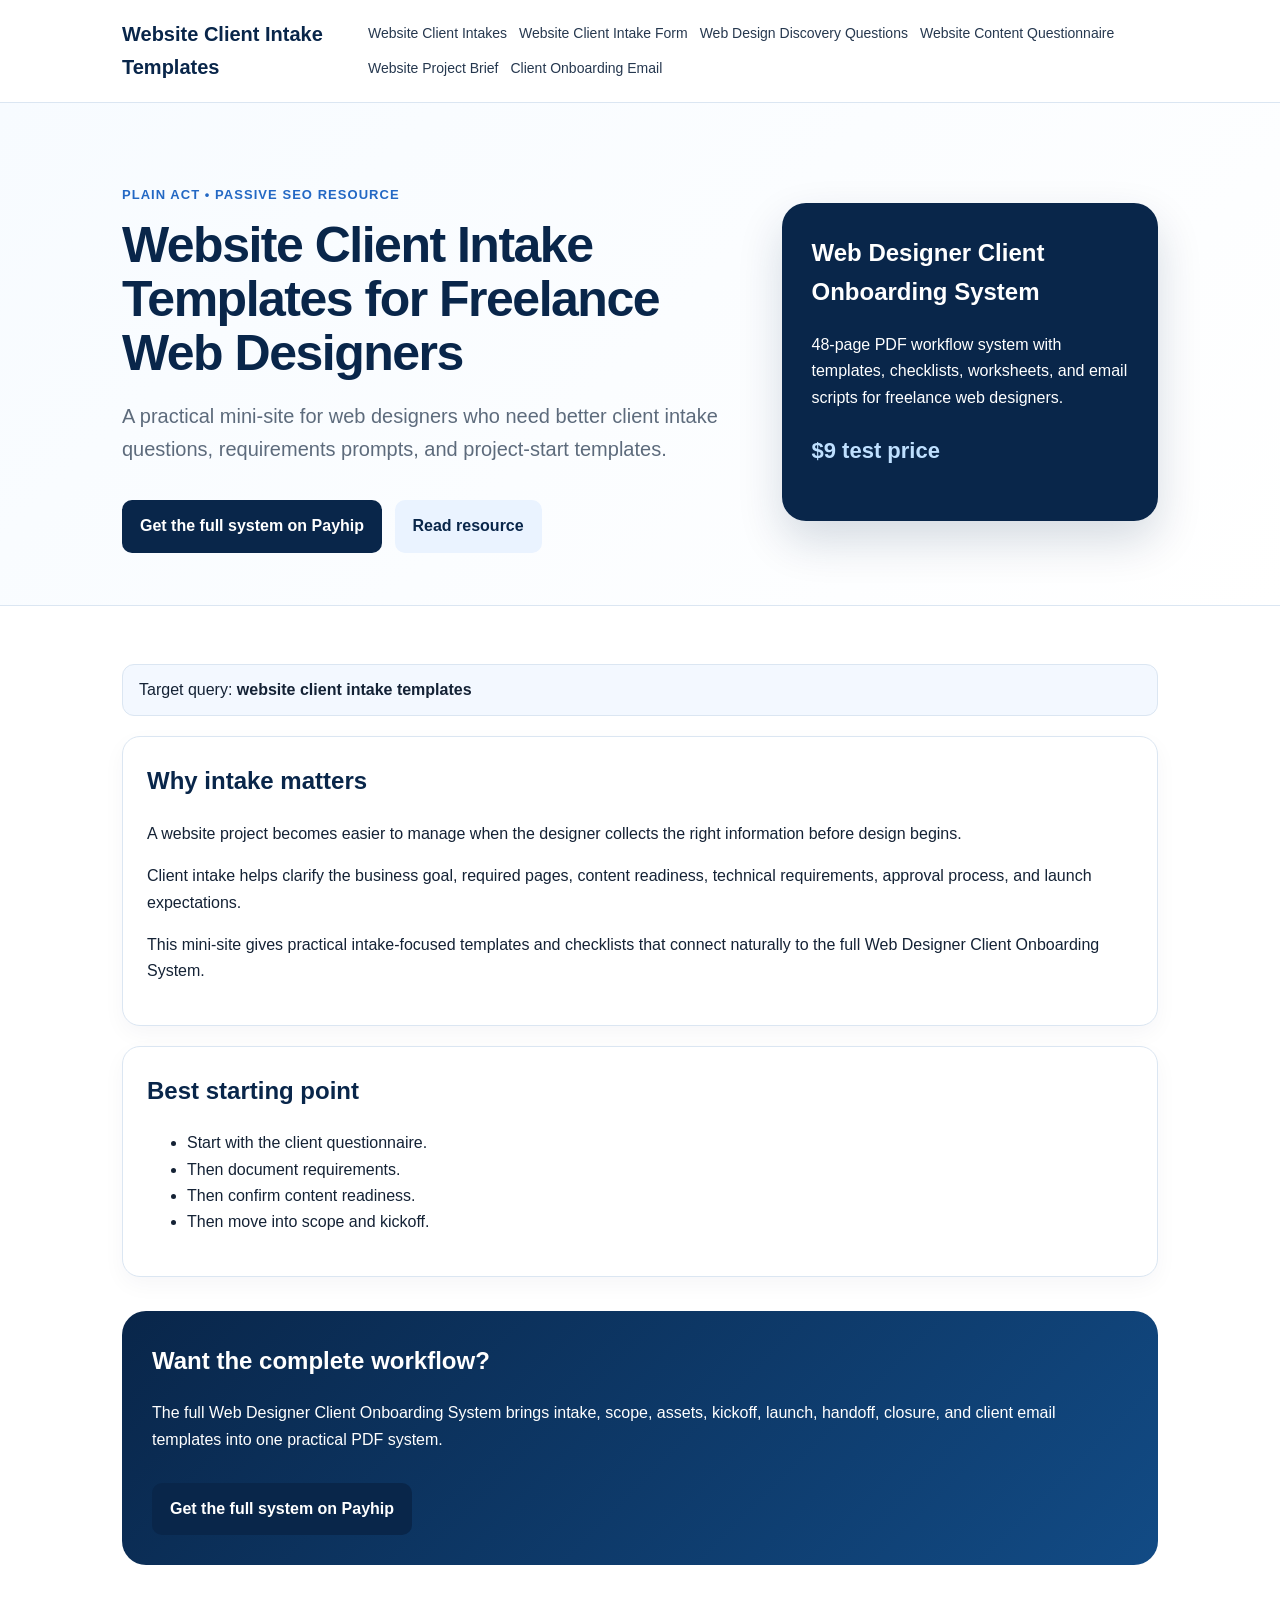
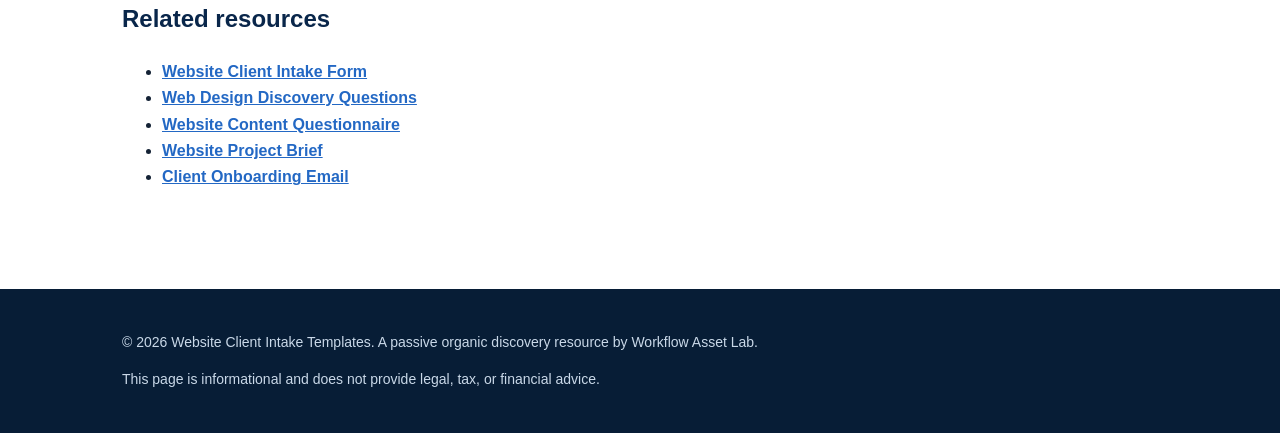
<file: index.html>
<!doctype html>
<html lang="en">
<head>
<meta charset="utf-8">
<meta name="viewport" content="width=device-width, initial-scale=1">
<title>Website Client Intake Templates | Website Client Intake Templates</title>
<meta name="description" content="A practical mini-site for web designers who need better client intake questions, requirements prompts, and project-start templates.">
<link rel="canonical" href="https://plainact-crypto.github.io/website-client-intake-templates/index.html">
<link rel="stylesheet" href="style.css">
</head>
<body>
<header class="site-header"><div class="container nav-wrap"><a class="brand" href="index.html">Website Client Intake Templates</a><nav><a href="index.html">Website Client Intakes</a>
<a href="website-client-intake-form-template.html">Website Client Intake Form</a>
<a href="web-design-discovery-questions.html">Web Design Discovery Questions</a>
<a href="website-content-questionnaire.html">Website Content Questionnaire</a>
<a href="website-project-brief-template.html">Website Project Brief</a>
<a href="client-onboarding-email-template.html">Client Onboarding Email</a></nav></div></header>
<main>
<section class="hero"><div class="container hero-grid"><div>
<p class="eyebrow">Plain Act • Passive SEO Resource</p>
<h1>Website Client Intake Templates for Freelance Web Designers</h1>
<p class="subtitle">A practical mini-site for web designers who need better client intake questions, requirements prompts, and project-start templates.</p>
<a class="button" href="https://payhip.com/b/6khrE?utm_source=seo&utm_medium=organic&utm_campaign=intake_templates_site&utm_content=intake_templates_home" rel="nofollow">Get the full system on Payhip</a>
<a class="button secondary" href="#content">Read resource</a>
</div><div class="product-card"><h2>Web Designer Client Onboarding System</h2><p>48-page PDF workflow system with templates, checklists, worksheets, and email scripts for freelance web designers.</p><p class="price">$9 test price</p></div></div></section>
<section id="content" class="container content">
<p class="intent">Target query: <strong>website client intake templates</strong></p>
<section class='card'><h2>Why intake matters</h2><p>A website project becomes easier to manage when the designer collects the right information before design begins.</p><p>Client intake helps clarify the business goal, required pages, content readiness, technical requirements, approval process, and launch expectations.</p><p>This mini-site gives practical intake-focused templates and checklists that connect naturally to the full Web Designer Client Onboarding System.</p></section><section class='card'><h2>Best starting point</h2><ul><li>Start with the client questionnaire.</li><li>Then document requirements.</li><li>Then confirm content readiness.</li><li>Then move into scope and kickoff.</li></ul></section>
<section class="cta"><h2>Want the complete workflow?</h2><p>The full Web Designer Client Onboarding System brings intake, scope, assets, kickoff, launch, handoff, closure, and client email templates into one practical PDF system.</p><a class="button" href="https://payhip.com/b/6khrE?utm_source=seo&utm_medium=organic&utm_campaign=intake_templates_site&utm_content=intake_templates_home" rel="nofollow">Get the full system on Payhip</a></section>
<section class="related"><h2>Related resources</h2><ul><li><a href='website-client-intake-form-template.html'>Website Client Intake Form</a></li><li><a href='web-design-discovery-questions.html'>Web Design Discovery Questions</a></li><li><a href='website-content-questionnaire.html'>Website Content Questionnaire</a></li><li><a href='website-project-brief-template.html'>Website Project Brief</a></li><li><a href='client-onboarding-email-template.html'>Client Onboarding Email</a></li></ul></section>
</section>
</main>
<footer class="site-footer"><div class="container"><p>© 2026 Website Client Intake Templates. A passive organic discovery resource by Workflow Asset Lab.</p><p>This page is informational and does not provide legal, tax, or financial advice.</p></div></footer>
</body></html>
</file>
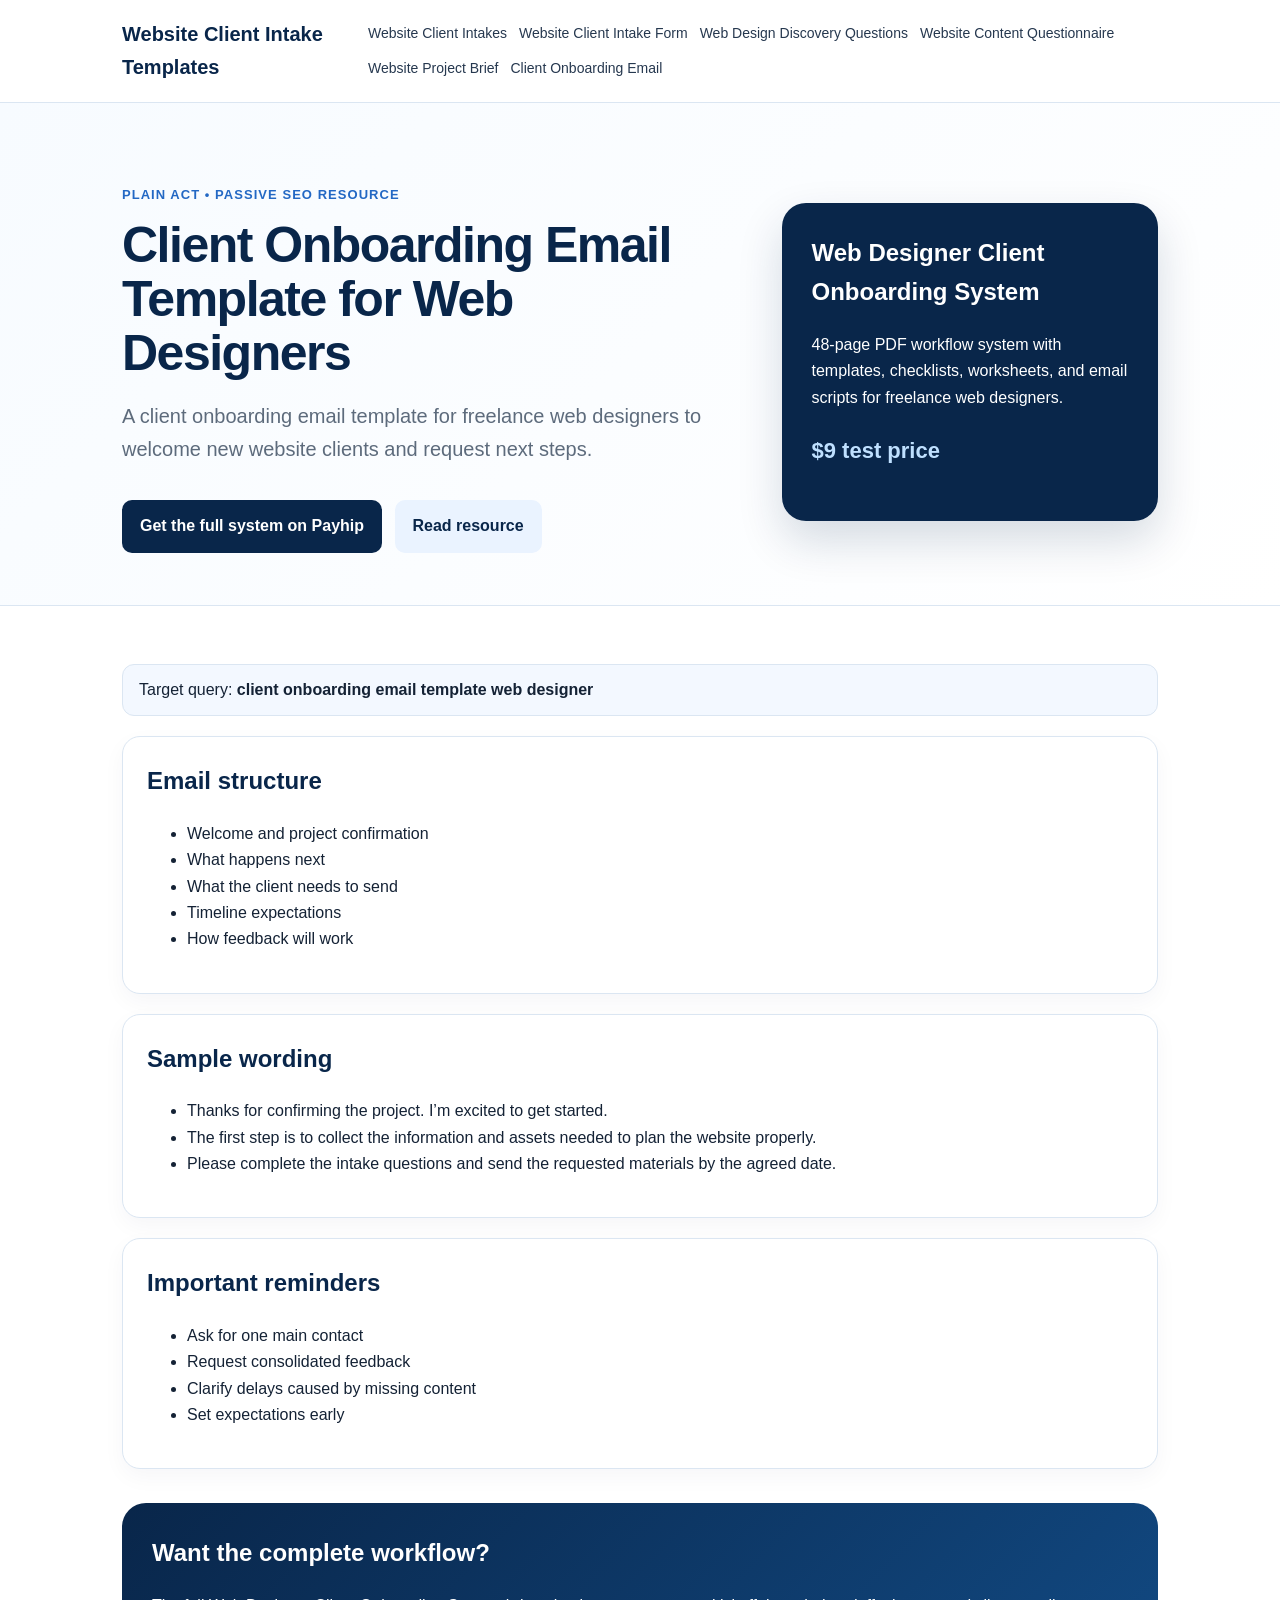
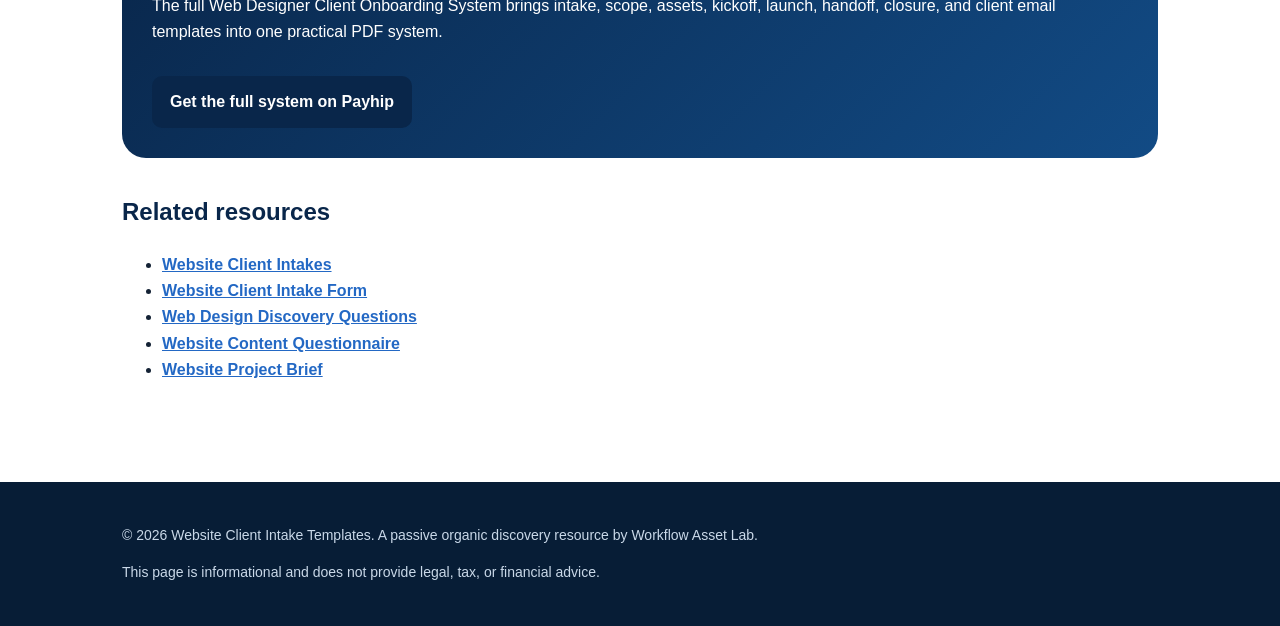
<file: client-onboarding-email-template.html>
<!doctype html>
<html lang="en">
<head>
<meta charset="utf-8">
<meta name="viewport" content="width=device-width, initial-scale=1">
<title>Client Onboarding Email Template | Website Client Intake Templates</title>
<meta name="description" content="A client onboarding email template for freelance web designers to welcome new website clients and request next steps.">
<link rel="canonical" href="https://plainact-crypto.github.io/website-client-intake-templates/client-onboarding-email-template.html">
<link rel="stylesheet" href="style.css">
</head>
<body>
<header class="site-header"><div class="container nav-wrap"><a class="brand" href="index.html">Website Client Intake Templates</a><nav><a href="index.html">Website Client Intakes</a>
<a href="website-client-intake-form-template.html">Website Client Intake Form</a>
<a href="web-design-discovery-questions.html">Web Design Discovery Questions</a>
<a href="website-content-questionnaire.html">Website Content Questionnaire</a>
<a href="website-project-brief-template.html">Website Project Brief</a>
<a href="client-onboarding-email-template.html">Client Onboarding Email</a></nav></div></header>
<main>
<section class="hero"><div class="container hero-grid"><div>
<p class="eyebrow">Plain Act • Passive SEO Resource</p>
<h1>Client Onboarding Email Template for Web Designers</h1>
<p class="subtitle">A client onboarding email template for freelance web designers to welcome new website clients and request next steps.</p>
<a class="button" href="https://payhip.com/b/6khrE?utm_source=seo&utm_medium=organic&utm_campaign=intake_templates_site&utm_content=onboarding_email_template" rel="nofollow">Get the full system on Payhip</a>
<a class="button secondary" href="#content">Read resource</a>
</div><div class="product-card"><h2>Web Designer Client Onboarding System</h2><p>48-page PDF workflow system with templates, checklists, worksheets, and email scripts for freelance web designers.</p><p class="price">$9 test price</p></div></div></section>
<section id="content" class="container content">
<p class="intent">Target query: <strong>client onboarding email template web designer</strong></p>
<section class='card'><h2>Email structure</h2><ul><li>Welcome and project confirmation</li><li>What happens next</li><li>What the client needs to send</li><li>Timeline expectations</li><li>How feedback will work</li></ul></section><section class='card'><h2>Sample wording</h2><ul><li>Thanks for confirming the project. I’m excited to get started.</li><li>The first step is to collect the information and assets needed to plan the website properly.</li><li>Please complete the intake questions and send the requested materials by the agreed date.</li></ul></section><section class='card'><h2>Important reminders</h2><ul><li>Ask for one main contact</li><li>Request consolidated feedback</li><li>Clarify delays caused by missing content</li><li>Set expectations early</li></ul></section>
<section class="cta"><h2>Want the complete workflow?</h2><p>The full Web Designer Client Onboarding System brings intake, scope, assets, kickoff, launch, handoff, closure, and client email templates into one practical PDF system.</p><a class="button" href="https://payhip.com/b/6khrE?utm_source=seo&utm_medium=organic&utm_campaign=intake_templates_site&utm_content=onboarding_email_template" rel="nofollow">Get the full system on Payhip</a></section>
<section class="related"><h2>Related resources</h2><ul><li><a href='index.html'>Website Client Intakes</a></li><li><a href='website-client-intake-form-template.html'>Website Client Intake Form</a></li><li><a href='web-design-discovery-questions.html'>Web Design Discovery Questions</a></li><li><a href='website-content-questionnaire.html'>Website Content Questionnaire</a></li><li><a href='website-project-brief-template.html'>Website Project Brief</a></li></ul></section>
</section>
</main>
<footer class="site-footer"><div class="container"><p>© 2026 Website Client Intake Templates. A passive organic discovery resource by Workflow Asset Lab.</p><p>This page is informational and does not provide legal, tax, or financial advice.</p></div></footer>
</body></html>
</file>
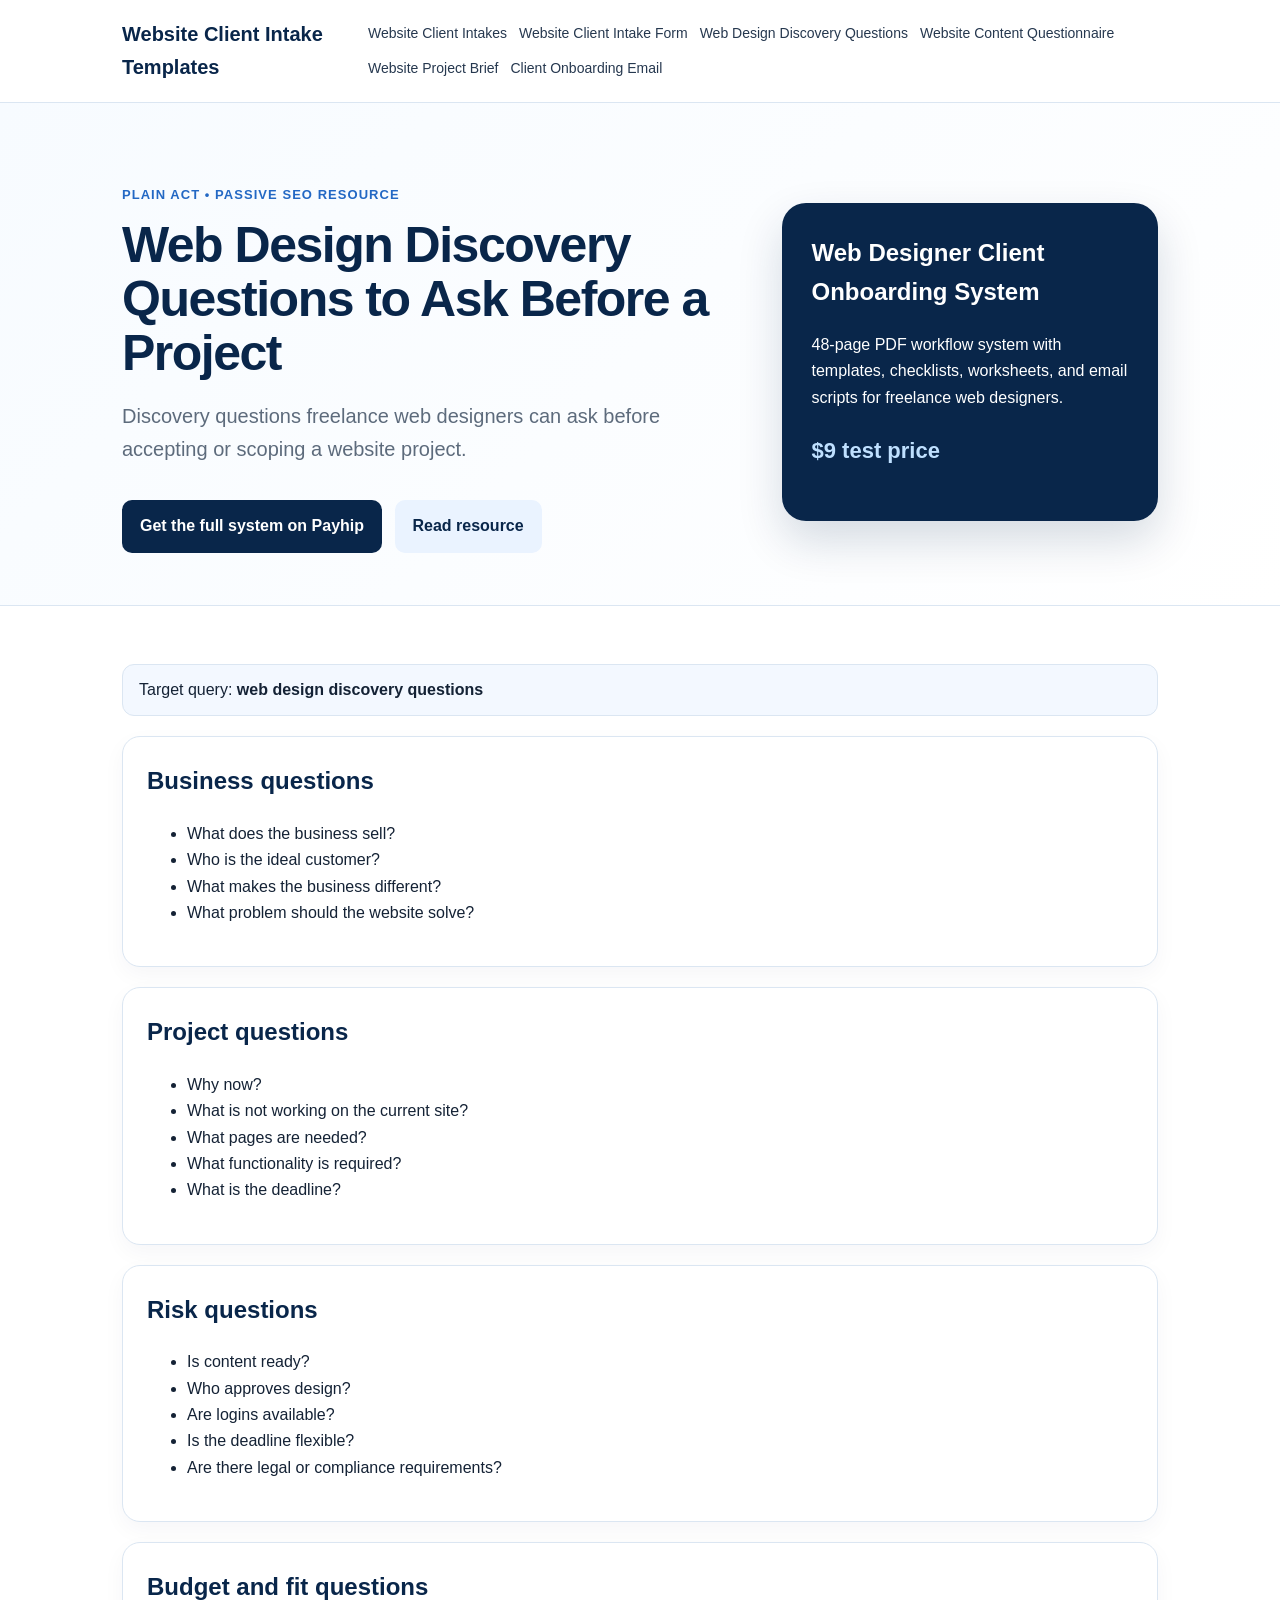
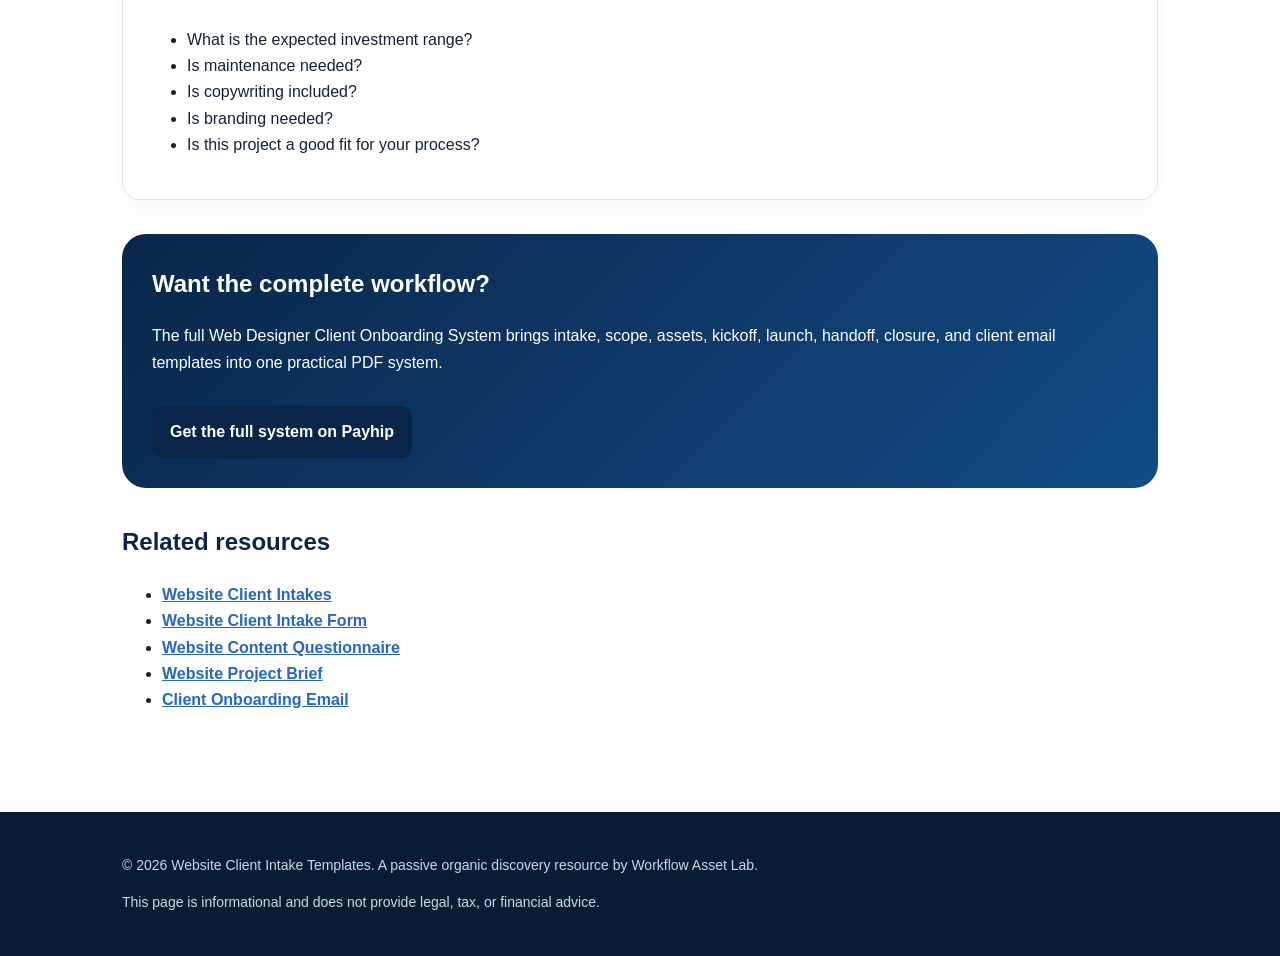
<file: web-design-discovery-questions.html>
<!doctype html>
<html lang="en">
<head>
<meta charset="utf-8">
<meta name="viewport" content="width=device-width, initial-scale=1">
<title>Web Design Discovery Questions | Website Client Intake Templates</title>
<meta name="description" content="Discovery questions freelance web designers can ask before accepting or scoping a website project.">
<link rel="canonical" href="https://plainact-crypto.github.io/website-client-intake-templates/web-design-discovery-questions.html">
<link rel="stylesheet" href="style.css">
</head>
<body>
<header class="site-header"><div class="container nav-wrap"><a class="brand" href="index.html">Website Client Intake Templates</a><nav><a href="index.html">Website Client Intakes</a>
<a href="website-client-intake-form-template.html">Website Client Intake Form</a>
<a href="web-design-discovery-questions.html">Web Design Discovery Questions</a>
<a href="website-content-questionnaire.html">Website Content Questionnaire</a>
<a href="website-project-brief-template.html">Website Project Brief</a>
<a href="client-onboarding-email-template.html">Client Onboarding Email</a></nav></div></header>
<main>
<section class="hero"><div class="container hero-grid"><div>
<p class="eyebrow">Plain Act • Passive SEO Resource</p>
<h1>Web Design Discovery Questions to Ask Before a Project</h1>
<p class="subtitle">Discovery questions freelance web designers can ask before accepting or scoping a website project.</p>
<a class="button" href="https://payhip.com/b/6khrE?utm_source=seo&utm_medium=organic&utm_campaign=intake_templates_site&utm_content=discovery_questions" rel="nofollow">Get the full system on Payhip</a>
<a class="button secondary" href="#content">Read resource</a>
</div><div class="product-card"><h2>Web Designer Client Onboarding System</h2><p>48-page PDF workflow system with templates, checklists, worksheets, and email scripts for freelance web designers.</p><p class="price">$9 test price</p></div></div></section>
<section id="content" class="container content">
<p class="intent">Target query: <strong>web design discovery questions</strong></p>
<section class='card'><h2>Business questions</h2><ul><li>What does the business sell?</li><li>Who is the ideal customer?</li><li>What makes the business different?</li><li>What problem should the website solve?</li></ul></section><section class='card'><h2>Project questions</h2><ul><li>Why now?</li><li>What is not working on the current site?</li><li>What pages are needed?</li><li>What functionality is required?</li><li>What is the deadline?</li></ul></section><section class='card'><h2>Risk questions</h2><ul><li>Is content ready?</li><li>Who approves design?</li><li>Are logins available?</li><li>Is the deadline flexible?</li><li>Are there legal or compliance requirements?</li></ul></section><section class='card'><h2>Budget and fit questions</h2><ul><li>What is the expected investment range?</li><li>Is maintenance needed?</li><li>Is copywriting included?</li><li>Is branding needed?</li><li>Is this project a good fit for your process?</li></ul></section>
<section class="cta"><h2>Want the complete workflow?</h2><p>The full Web Designer Client Onboarding System brings intake, scope, assets, kickoff, launch, handoff, closure, and client email templates into one practical PDF system.</p><a class="button" href="https://payhip.com/b/6khrE?utm_source=seo&utm_medium=organic&utm_campaign=intake_templates_site&utm_content=discovery_questions" rel="nofollow">Get the full system on Payhip</a></section>
<section class="related"><h2>Related resources</h2><ul><li><a href='index.html'>Website Client Intakes</a></li><li><a href='website-client-intake-form-template.html'>Website Client Intake Form</a></li><li><a href='website-content-questionnaire.html'>Website Content Questionnaire</a></li><li><a href='website-project-brief-template.html'>Website Project Brief</a></li><li><a href='client-onboarding-email-template.html'>Client Onboarding Email</a></li></ul></section>
</section>
</main>
<footer class="site-footer"><div class="container"><p>© 2026 Website Client Intake Templates. A passive organic discovery resource by Workflow Asset Lab.</p><p>This page is informational and does not provide legal, tax, or financial advice.</p></div></footer>
</body></html>
</file>
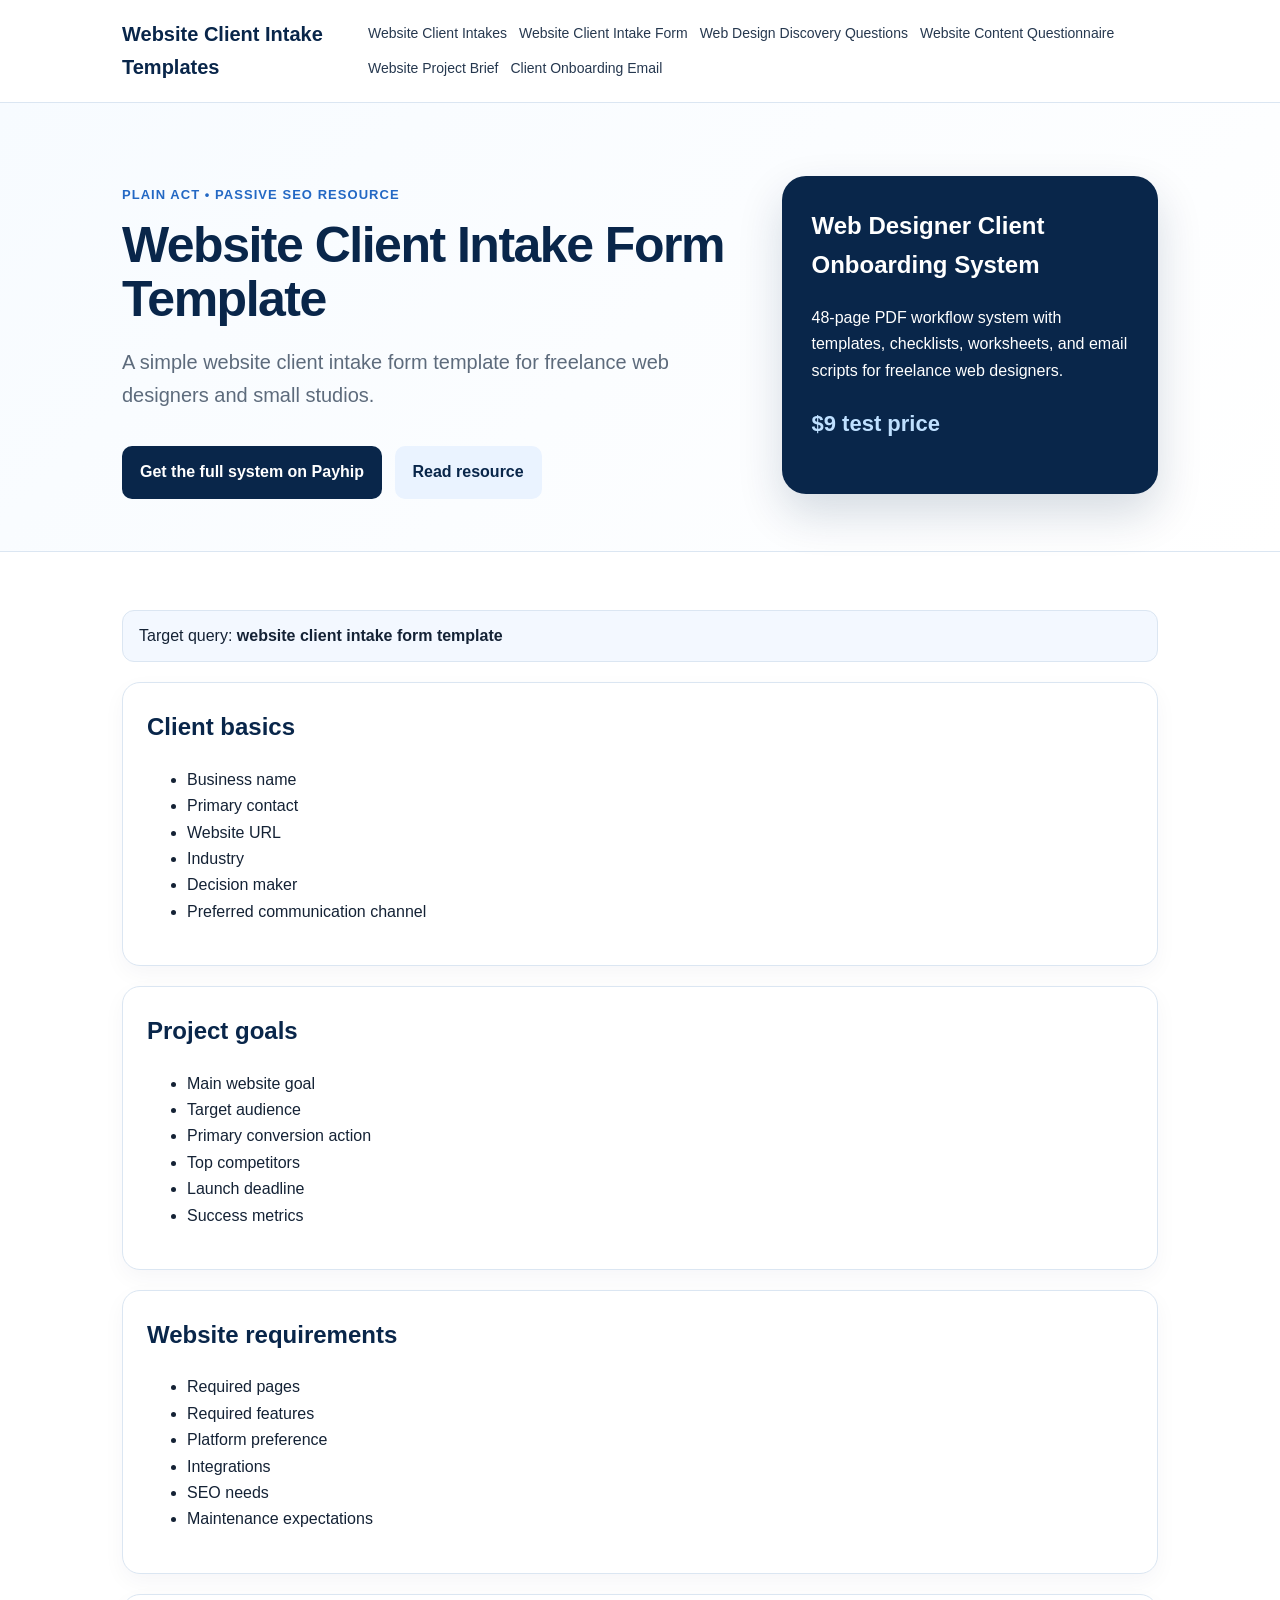
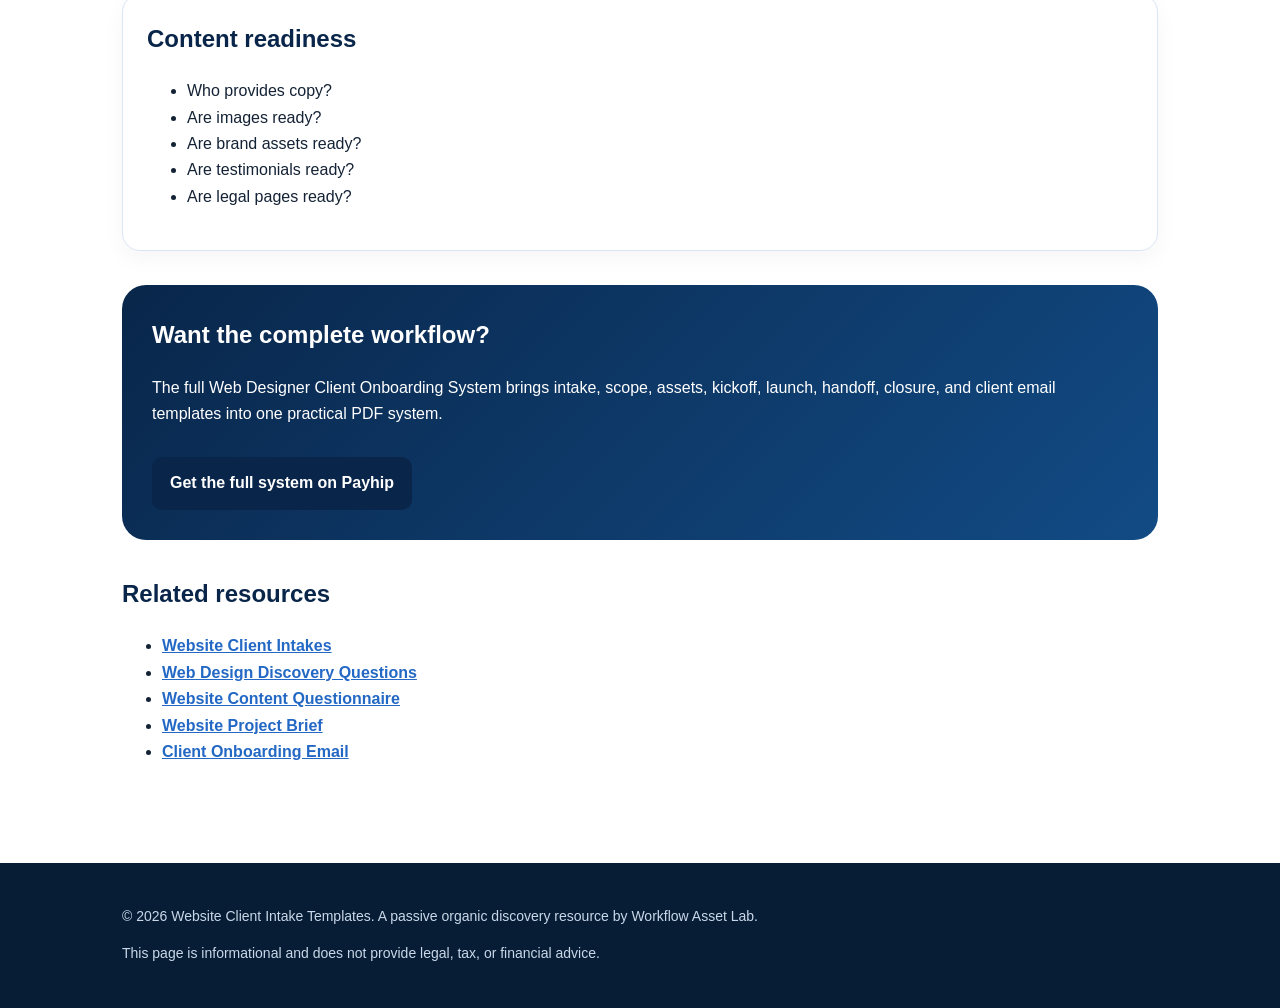
<file: website-client-intake-form-template.html>
<!doctype html>
<html lang="en">
<head>
<meta charset="utf-8">
<meta name="viewport" content="width=device-width, initial-scale=1">
<title>Website Client Intake Form Template | Website Client Intake Templates</title>
<meta name="description" content="A simple website client intake form template for freelance web designers and small studios.">
<link rel="canonical" href="https://plainact-crypto.github.io/website-client-intake-templates/website-client-intake-form-template.html">
<link rel="stylesheet" href="style.css">
</head>
<body>
<header class="site-header"><div class="container nav-wrap"><a class="brand" href="index.html">Website Client Intake Templates</a><nav><a href="index.html">Website Client Intakes</a>
<a href="website-client-intake-form-template.html">Website Client Intake Form</a>
<a href="web-design-discovery-questions.html">Web Design Discovery Questions</a>
<a href="website-content-questionnaire.html">Website Content Questionnaire</a>
<a href="website-project-brief-template.html">Website Project Brief</a>
<a href="client-onboarding-email-template.html">Client Onboarding Email</a></nav></div></header>
<main>
<section class="hero"><div class="container hero-grid"><div>
<p class="eyebrow">Plain Act • Passive SEO Resource</p>
<h1>Website Client Intake Form Template</h1>
<p class="subtitle">A simple website client intake form template for freelance web designers and small studios.</p>
<a class="button" href="https://payhip.com/b/6khrE?utm_source=seo&utm_medium=organic&utm_campaign=intake_templates_site&utm_content=intake_form_template" rel="nofollow">Get the full system on Payhip</a>
<a class="button secondary" href="#content">Read resource</a>
</div><div class="product-card"><h2>Web Designer Client Onboarding System</h2><p>48-page PDF workflow system with templates, checklists, worksheets, and email scripts for freelance web designers.</p><p class="price">$9 test price</p></div></div></section>
<section id="content" class="container content">
<p class="intent">Target query: <strong>website client intake form template</strong></p>
<section class='card'><h2>Client basics</h2><ul><li>Business name</li><li>Primary contact</li><li>Website URL</li><li>Industry</li><li>Decision maker</li><li>Preferred communication channel</li></ul></section><section class='card'><h2>Project goals</h2><ul><li>Main website goal</li><li>Target audience</li><li>Primary conversion action</li><li>Top competitors</li><li>Launch deadline</li><li>Success metrics</li></ul></section><section class='card'><h2>Website requirements</h2><ul><li>Required pages</li><li>Required features</li><li>Platform preference</li><li>Integrations</li><li>SEO needs</li><li>Maintenance expectations</li></ul></section><section class='card'><h2>Content readiness</h2><ul><li>Who provides copy?</li><li>Are images ready?</li><li>Are brand assets ready?</li><li>Are testimonials ready?</li><li>Are legal pages ready?</li></ul></section>
<section class="cta"><h2>Want the complete workflow?</h2><p>The full Web Designer Client Onboarding System brings intake, scope, assets, kickoff, launch, handoff, closure, and client email templates into one practical PDF system.</p><a class="button" href="https://payhip.com/b/6khrE?utm_source=seo&utm_medium=organic&utm_campaign=intake_templates_site&utm_content=intake_form_template" rel="nofollow">Get the full system on Payhip</a></section>
<section class="related"><h2>Related resources</h2><ul><li><a href='index.html'>Website Client Intakes</a></li><li><a href='web-design-discovery-questions.html'>Web Design Discovery Questions</a></li><li><a href='website-content-questionnaire.html'>Website Content Questionnaire</a></li><li><a href='website-project-brief-template.html'>Website Project Brief</a></li><li><a href='client-onboarding-email-template.html'>Client Onboarding Email</a></li></ul></section>
</section>
</main>
<footer class="site-footer"><div class="container"><p>© 2026 Website Client Intake Templates. A passive organic discovery resource by Workflow Asset Lab.</p><p>This page is informational and does not provide legal, tax, or financial advice.</p></div></footer>
</body></html>
</file>
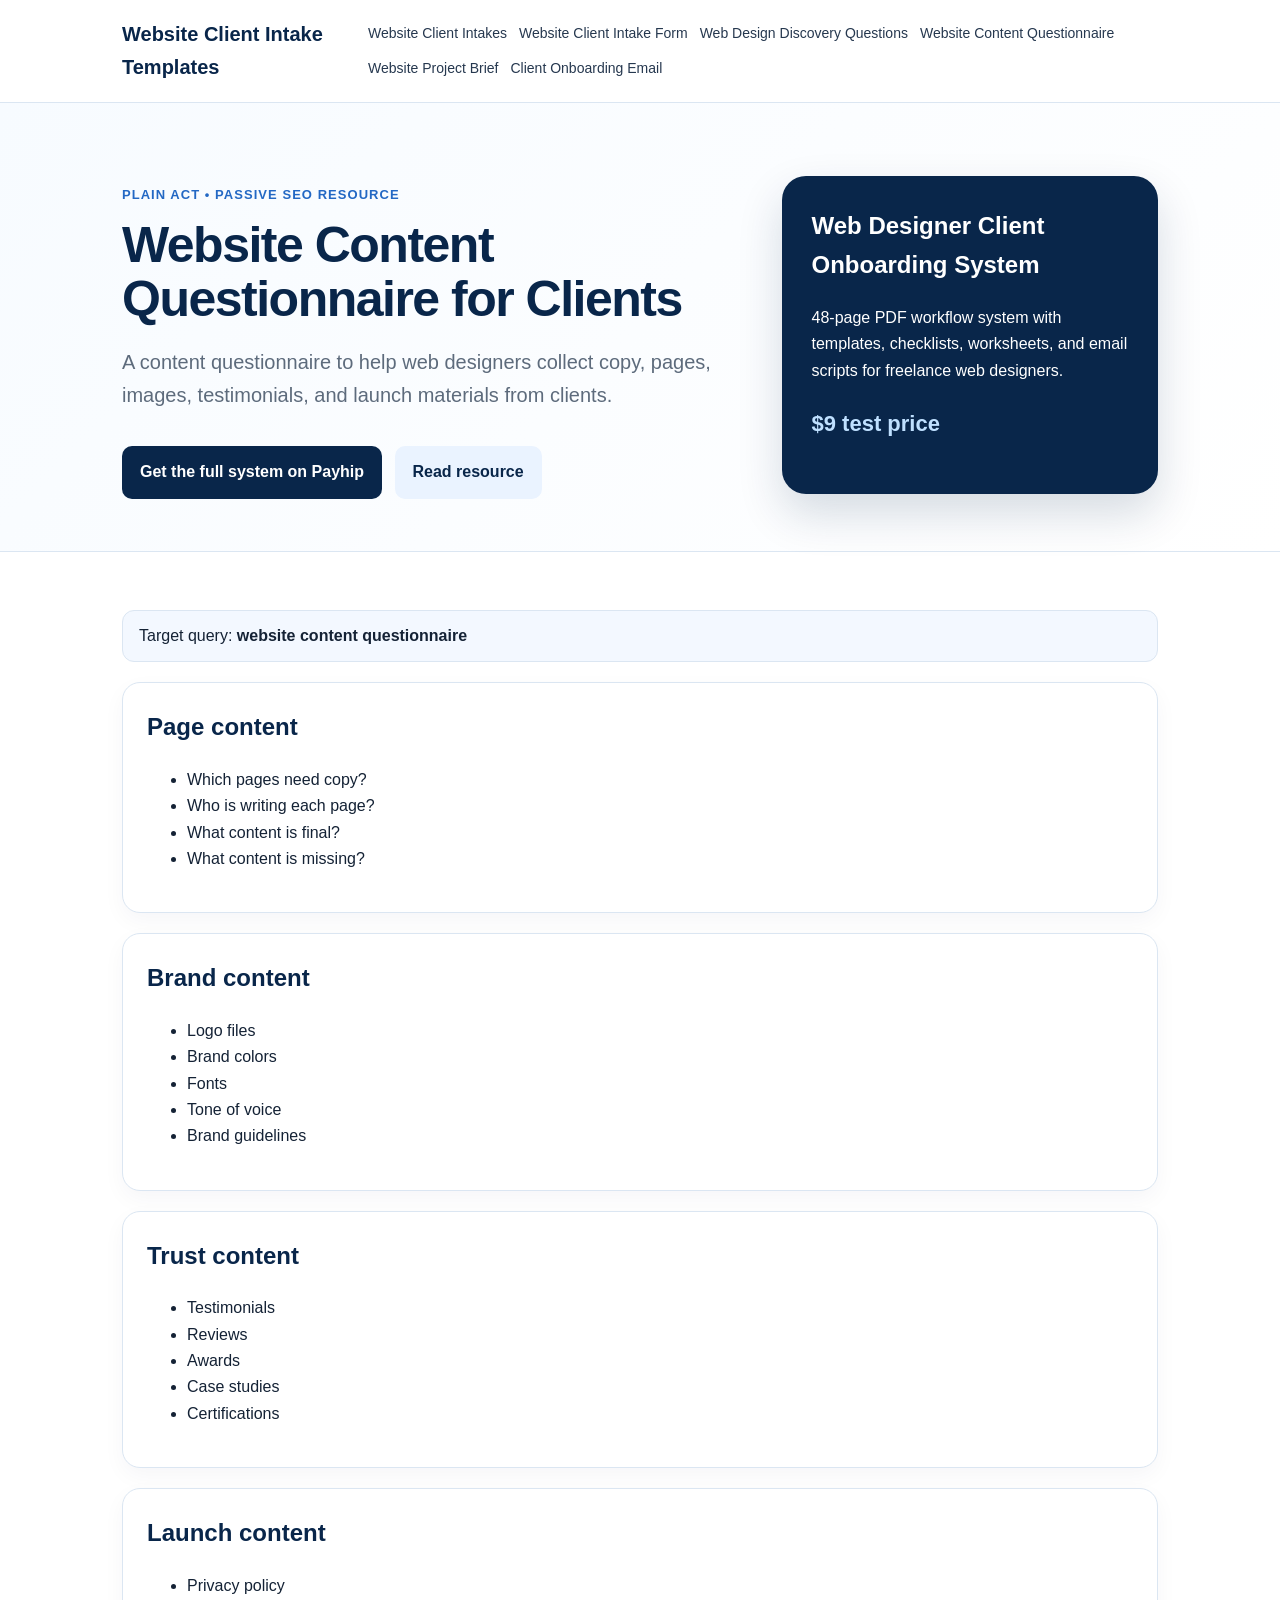
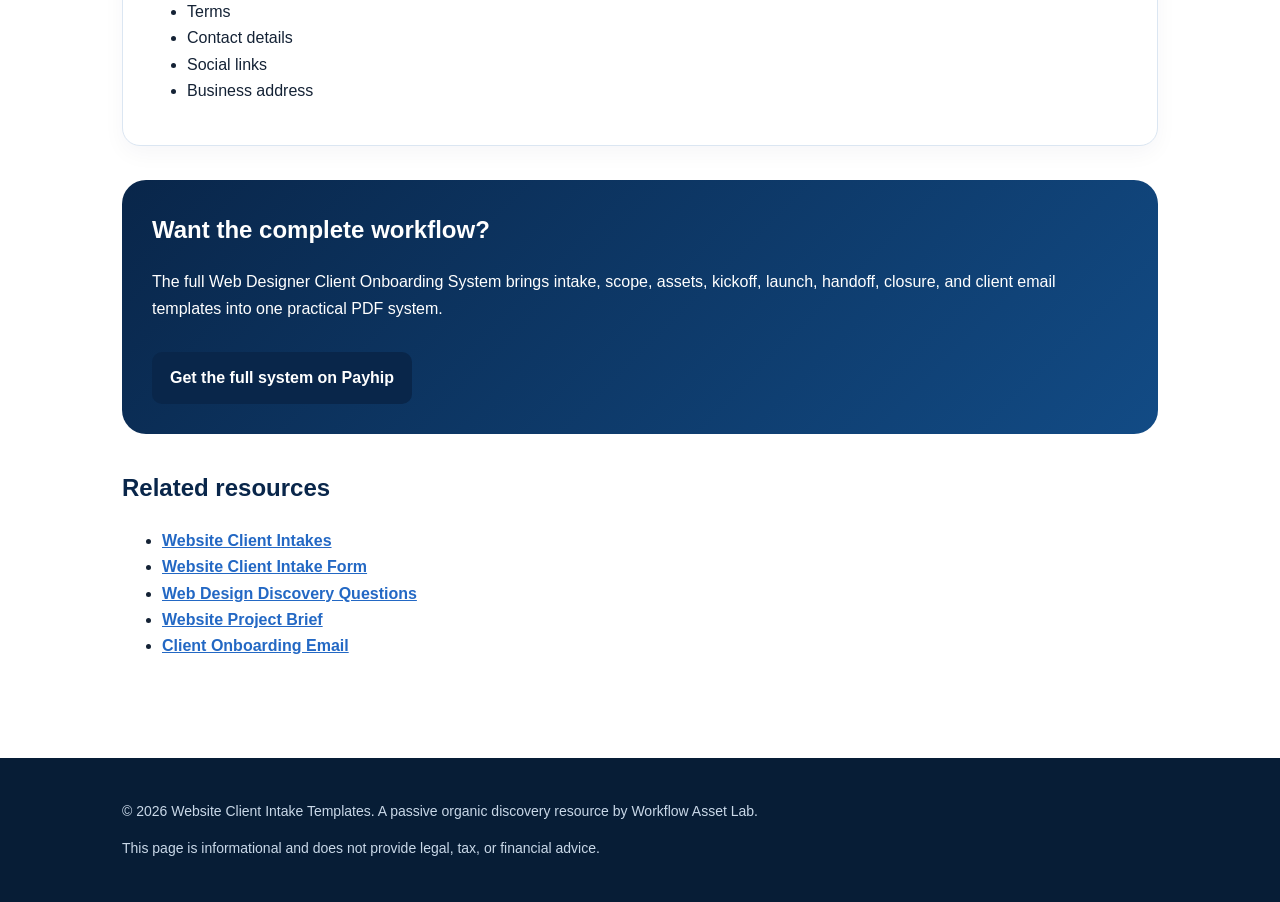
<file: website-content-questionnaire.html>
<!doctype html>
<html lang="en">
<head>
<meta charset="utf-8">
<meta name="viewport" content="width=device-width, initial-scale=1">
<title>Website Content Questionnaire | Website Client Intake Templates</title>
<meta name="description" content="A content questionnaire to help web designers collect copy, pages, images, testimonials, and launch materials from clients.">
<link rel="canonical" href="https://plainact-crypto.github.io/website-client-intake-templates/website-content-questionnaire.html">
<link rel="stylesheet" href="style.css">
</head>
<body>
<header class="site-header"><div class="container nav-wrap"><a class="brand" href="index.html">Website Client Intake Templates</a><nav><a href="index.html">Website Client Intakes</a>
<a href="website-client-intake-form-template.html">Website Client Intake Form</a>
<a href="web-design-discovery-questions.html">Web Design Discovery Questions</a>
<a href="website-content-questionnaire.html">Website Content Questionnaire</a>
<a href="website-project-brief-template.html">Website Project Brief</a>
<a href="client-onboarding-email-template.html">Client Onboarding Email</a></nav></div></header>
<main>
<section class="hero"><div class="container hero-grid"><div>
<p class="eyebrow">Plain Act • Passive SEO Resource</p>
<h1>Website Content Questionnaire for Clients</h1>
<p class="subtitle">A content questionnaire to help web designers collect copy, pages, images, testimonials, and launch materials from clients.</p>
<a class="button" href="https://payhip.com/b/6khrE?utm_source=seo&utm_medium=organic&utm_campaign=intake_templates_site&utm_content=content_questionnaire" rel="nofollow">Get the full system on Payhip</a>
<a class="button secondary" href="#content">Read resource</a>
</div><div class="product-card"><h2>Web Designer Client Onboarding System</h2><p>48-page PDF workflow system with templates, checklists, worksheets, and email scripts for freelance web designers.</p><p class="price">$9 test price</p></div></div></section>
<section id="content" class="container content">
<p class="intent">Target query: <strong>website content questionnaire</strong></p>
<section class='card'><h2>Page content</h2><ul><li>Which pages need copy?</li><li>Who is writing each page?</li><li>What content is final?</li><li>What content is missing?</li></ul></section><section class='card'><h2>Brand content</h2><ul><li>Logo files</li><li>Brand colors</li><li>Fonts</li><li>Tone of voice</li><li>Brand guidelines</li></ul></section><section class='card'><h2>Trust content</h2><ul><li>Testimonials</li><li>Reviews</li><li>Awards</li><li>Case studies</li><li>Certifications</li></ul></section><section class='card'><h2>Launch content</h2><ul><li>Privacy policy</li><li>Terms</li><li>Contact details</li><li>Social links</li><li>Business address</li></ul></section>
<section class="cta"><h2>Want the complete workflow?</h2><p>The full Web Designer Client Onboarding System brings intake, scope, assets, kickoff, launch, handoff, closure, and client email templates into one practical PDF system.</p><a class="button" href="https://payhip.com/b/6khrE?utm_source=seo&utm_medium=organic&utm_campaign=intake_templates_site&utm_content=content_questionnaire" rel="nofollow">Get the full system on Payhip</a></section>
<section class="related"><h2>Related resources</h2><ul><li><a href='index.html'>Website Client Intakes</a></li><li><a href='website-client-intake-form-template.html'>Website Client Intake Form</a></li><li><a href='web-design-discovery-questions.html'>Web Design Discovery Questions</a></li><li><a href='website-project-brief-template.html'>Website Project Brief</a></li><li><a href='client-onboarding-email-template.html'>Client Onboarding Email</a></li></ul></section>
</section>
</main>
<footer class="site-footer"><div class="container"><p>© 2026 Website Client Intake Templates. A passive organic discovery resource by Workflow Asset Lab.</p><p>This page is informational and does not provide legal, tax, or financial advice.</p></div></footer>
</body></html>
</file>
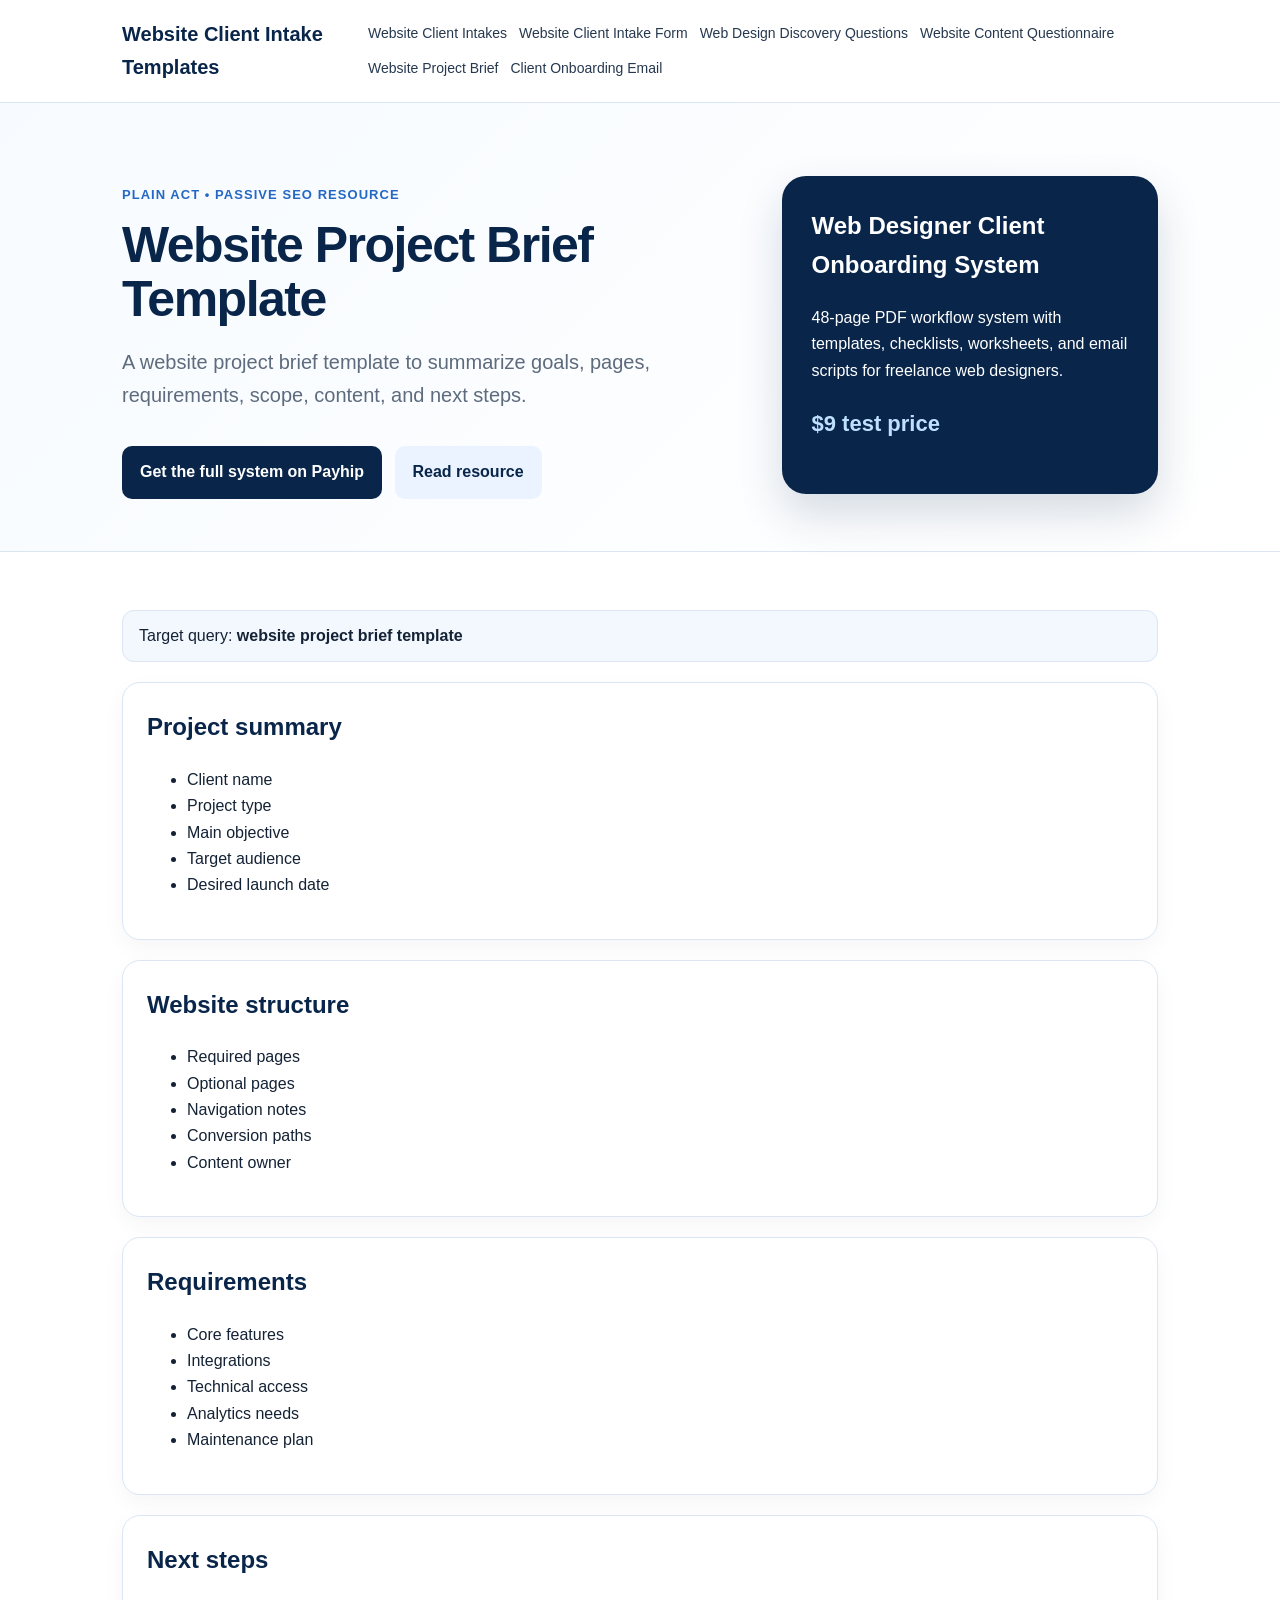
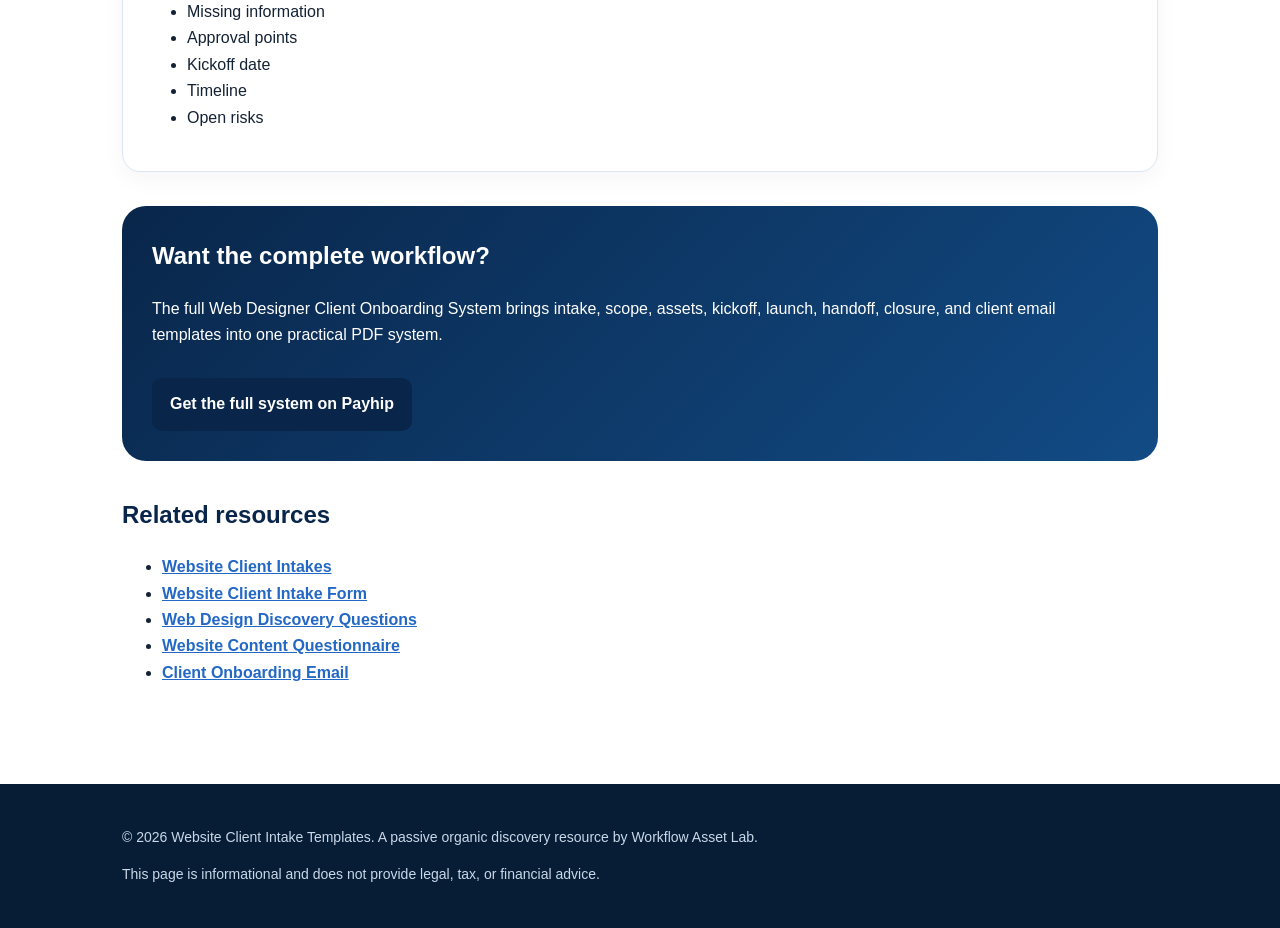
<file: website-project-brief-template.html>
<!doctype html>
<html lang="en">
<head>
<meta charset="utf-8">
<meta name="viewport" content="width=device-width, initial-scale=1">
<title>Website Project Brief Template | Website Client Intake Templates</title>
<meta name="description" content="A website project brief template to summarize goals, pages, requirements, scope, content, and next steps.">
<link rel="canonical" href="https://plainact-crypto.github.io/website-client-intake-templates/website-project-brief-template.html">
<link rel="stylesheet" href="style.css">
</head>
<body>
<header class="site-header"><div class="container nav-wrap"><a class="brand" href="index.html">Website Client Intake Templates</a><nav><a href="index.html">Website Client Intakes</a>
<a href="website-client-intake-form-template.html">Website Client Intake Form</a>
<a href="web-design-discovery-questions.html">Web Design Discovery Questions</a>
<a href="website-content-questionnaire.html">Website Content Questionnaire</a>
<a href="website-project-brief-template.html">Website Project Brief</a>
<a href="client-onboarding-email-template.html">Client Onboarding Email</a></nav></div></header>
<main>
<section class="hero"><div class="container hero-grid"><div>
<p class="eyebrow">Plain Act • Passive SEO Resource</p>
<h1>Website Project Brief Template</h1>
<p class="subtitle">A website project brief template to summarize goals, pages, requirements, scope, content, and next steps.</p>
<a class="button" href="https://payhip.com/b/6khrE?utm_source=seo&utm_medium=organic&utm_campaign=intake_templates_site&utm_content=project_brief_template" rel="nofollow">Get the full system on Payhip</a>
<a class="button secondary" href="#content">Read resource</a>
</div><div class="product-card"><h2>Web Designer Client Onboarding System</h2><p>48-page PDF workflow system with templates, checklists, worksheets, and email scripts for freelance web designers.</p><p class="price">$9 test price</p></div></div></section>
<section id="content" class="container content">
<p class="intent">Target query: <strong>website project brief template</strong></p>
<section class='card'><h2>Project summary</h2><ul><li>Client name</li><li>Project type</li><li>Main objective</li><li>Target audience</li><li>Desired launch date</li></ul></section><section class='card'><h2>Website structure</h2><ul><li>Required pages</li><li>Optional pages</li><li>Navigation notes</li><li>Conversion paths</li><li>Content owner</li></ul></section><section class='card'><h2>Requirements</h2><ul><li>Core features</li><li>Integrations</li><li>Technical access</li><li>Analytics needs</li><li>Maintenance plan</li></ul></section><section class='card'><h2>Next steps</h2><ul><li>Missing information</li><li>Approval points</li><li>Kickoff date</li><li>Timeline</li><li>Open risks</li></ul></section>
<section class="cta"><h2>Want the complete workflow?</h2><p>The full Web Designer Client Onboarding System brings intake, scope, assets, kickoff, launch, handoff, closure, and client email templates into one practical PDF system.</p><a class="button" href="https://payhip.com/b/6khrE?utm_source=seo&utm_medium=organic&utm_campaign=intake_templates_site&utm_content=project_brief_template" rel="nofollow">Get the full system on Payhip</a></section>
<section class="related"><h2>Related resources</h2><ul><li><a href='index.html'>Website Client Intakes</a></li><li><a href='website-client-intake-form-template.html'>Website Client Intake Form</a></li><li><a href='web-design-discovery-questions.html'>Web Design Discovery Questions</a></li><li><a href='website-content-questionnaire.html'>Website Content Questionnaire</a></li><li><a href='client-onboarding-email-template.html'>Client Onboarding Email</a></li></ul></section>
</section>
</main>
<footer class="site-footer"><div class="container"><p>© 2026 Website Client Intake Templates. A passive organic discovery resource by Workflow Asset Lab.</p><p>This page is informational and does not provide legal, tax, or financial advice.</p></div></footer>
</body></html>
</file>
<file: style.css>
:root{--navy:#09264a;--blue:#2368c4;--muted:#5d6b7c;--border:#dbe6f2;--bg:#f7fbff}*{box-sizing:border-box}body{margin:0;font-family:Inter,Arial,sans-serif;color:#142235;line-height:1.65}.container{max-width:1080px;margin:0 auto;padding:0 22px}.site-header{border-bottom:1px solid var(--border);background:#fff;position:sticky;top:0;z-index:5}.nav-wrap{display:flex;align-items:center;justify-content:space-between;gap:18px;padding:18px 22px}.brand{font-weight:900;color:var(--navy);text-decoration:none;font-size:20px}nav{display:flex;gap:12px;flex-wrap:wrap}nav a{font-size:14px;text-decoration:none;color:#26384f}.hero{padding:68px 0 52px;background:linear-gradient(135deg,#f7fbff,#fff);border-bottom:1px solid var(--border)}.hero-grid{display:grid;grid-template-columns:1.5fr .9fr;gap:32px;align-items:center}.eyebrow{text-transform:uppercase;letter-spacing:.08em;color:var(--blue);font-weight:900;font-size:13px}h1{font-size:50px;line-height:1.08;color:var(--navy);letter-spacing:-.03em;margin:10px 0 16px}.subtitle{font-size:20px;color:var(--muted)}.button{display:inline-block;background:var(--navy);color:#fff;text-decoration:none;font-weight:800;padding:13px 18px;border-radius:10px;margin-top:14px}.button.secondary{background:#eaf3ff;color:var(--navy);margin-left:8px}.product-card{background:var(--navy);color:white;border-radius:24px;padding:30px;box-shadow:0 20px 45px rgba(9,38,74,.16)}.product-card h2{color:white;margin-top:0}.price{font-size:22px;font-weight:900;color:#bfe0ff}.content{padding:42px 22px}.intent{background:#f3f8ff;border:1px solid var(--border);padding:12px 16px;border-radius:12px}.card{border:1px solid var(--border);border-radius:18px;padding:24px;margin:20px 0;background:white;box-shadow:0 8px 22px rgba(9,38,74,.04)}.card h2,.related h2,.cta h2{color:var(--navy);margin-top:0}.cta{background:linear-gradient(135deg,var(--navy),#124b85);color:white;border-radius:24px;padding:30px;margin:34px 0}.cta h2{color:white}.related a{color:var(--blue);font-weight:700}.site-footer{background:#071d36;color:#c9d8e8;padding:28px 0;margin-top:40px;font-size:14px}@media(max-width:850px){.hero-grid{grid-template-columns:1fr}h1{font-size:36px}nav{display:none}.button.secondary{margin-left:0}}
</file>
